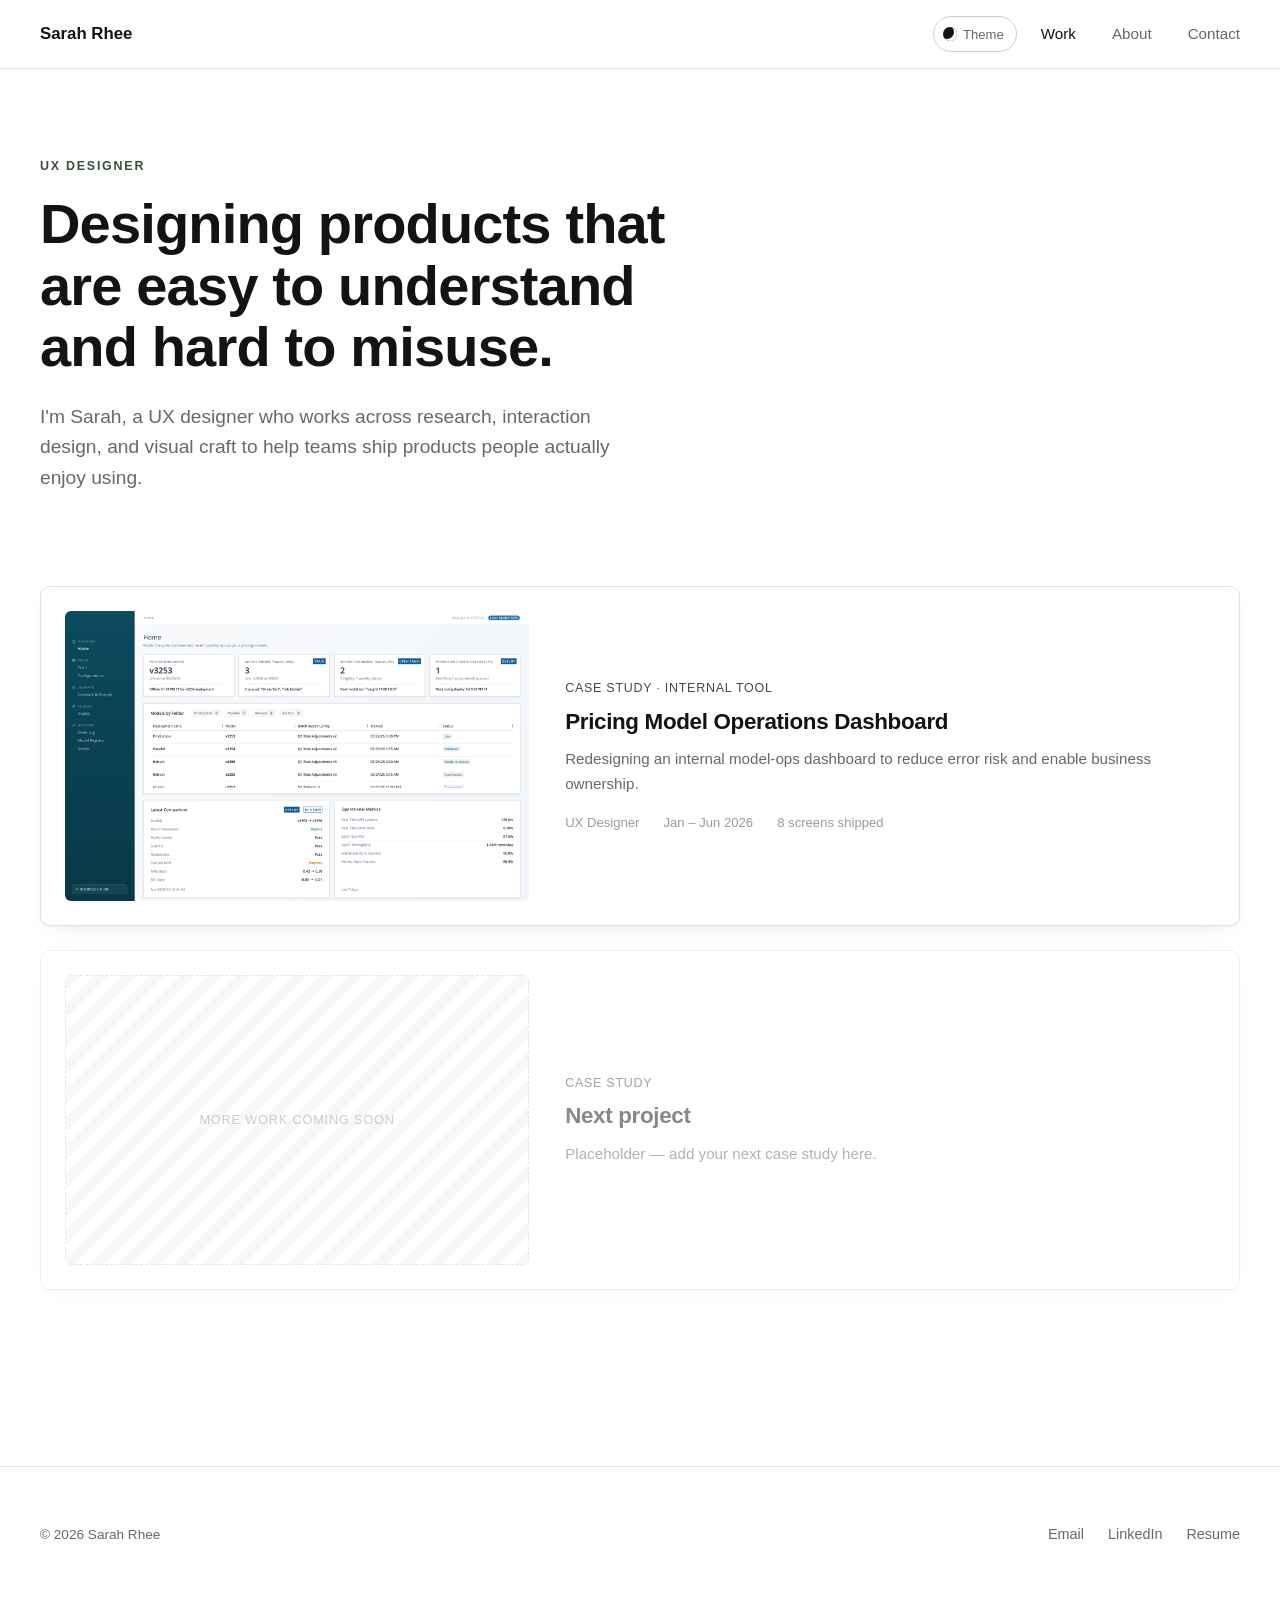
<file: index.html>
<!DOCTYPE html>
<html lang="en">
<head>
  <meta charset="UTF-8" />
  <meta name="viewport" content="width=device-width, initial-scale=1.0" />
  <meta name="color-scheme" content="light dark" />
  <title>Sarah Rhee — UX Designer</title>
  <meta name="description" content="Sarah Rhee is a UX designer focused on clear, usable, human-centered digital products." />
  <link rel="stylesheet" href="css/styles-editorial.css" />
</head>
<body>
  <a class="skip-link" href="#main">Skip to main content</a>

  <header class="site-header">
    <div class="wrap header-inner">
      <a href="index.html" class="logo">Sarah Rhee</a>
      <div class="header-right">
        <button type="button" class="theme-toggle" id="theme-toggle" aria-pressed="false">
          <span class="theme-toggle-icon" aria-hidden="true"></span>
          <span class="theme-toggle-label">Theme</span>
        </button>
        <button class="nav-toggle" aria-label="Toggle navigation" aria-expanded="false">
          <span></span><span></span><span></span>
        </button>
        <nav>
          <ul class="nav-links">
            <li><a href="index.html" class="active">Work</a></li>
            <li><a href="about.html">About</a></li>
            <li><a href="mailto:sarah.ys.rhee@gmail.com">Contact</a></li>
          </ul>
        </nav>
      </div>
    </div>
  </header>

  <main id="main">
    <div class="wrap">
      <section class="hero-page">
        <p class="eyebrow-accent">UX Designer</p>
        <h1>Designing products that are easy to understand and hard to misuse.</h1>
        <p class="subtitle">
          I'm Sarah, a UX designer who works across research, interaction design,
          and visual craft to help teams ship products people actually enjoy using.
        </p>
      </section>

      <section aria-labelledby="work-h">
        <h2 id="work-h" class="visually-hidden">Selected work</h2>
        <div class="work-list">
          <a href="work/pricing-model-dashboard.html" class="work-card reveal">
            <div class="work-card-media">
              <img src="work/img/home-real.png" alt="Redesigned Home / Overview screen of the pricing model operations dashboard" loading="lazy" />
            </div>
            <div>
              <p class="work-card-tag">Case Study · Internal Tool</p>
              <h3 class="work-card-title">Pricing Model Operations Dashboard</h3>
              <p class="work-card-desc">Redesigning an internal model-ops dashboard to reduce error risk and enable business ownership.</p>
              <div class="work-card-meta">
                <span>UX Designer</span>
                <span>Jan – Jun 2026</span>
                <span>8 screens shipped</span>
              </div>
            </div>
          </a>

          <div class="work-card reveal" style="opacity: 0.5; pointer-events: none;">
            <div class="work-card-media">
              <div class="placeholder">More work coming soon</div>
            </div>
            <div>
              <p class="work-card-tag">Case Study</p>
              <h3 class="work-card-title">Next project</h3>
              <p class="work-card-desc">Placeholder — add your next case study here.</p>
            </div>
          </div>
        </div>
      </section>
    </div>
  </main>

  <footer class="site-footer">
    <div class="wrap footer-row">
      <p class="copyright">&copy; <span id="year"></span> Sarah Rhee</p>
      <div class="footer-links">
        <a href="mailto:sarah.ys.rhee@gmail.com">Email</a>
        <a href="#">LinkedIn</a>
        <a href="#">Resume</a>
      </div>
    </div>
  </footer>

  <script src="js/main.js"></script>
</body>
</html>
</file>
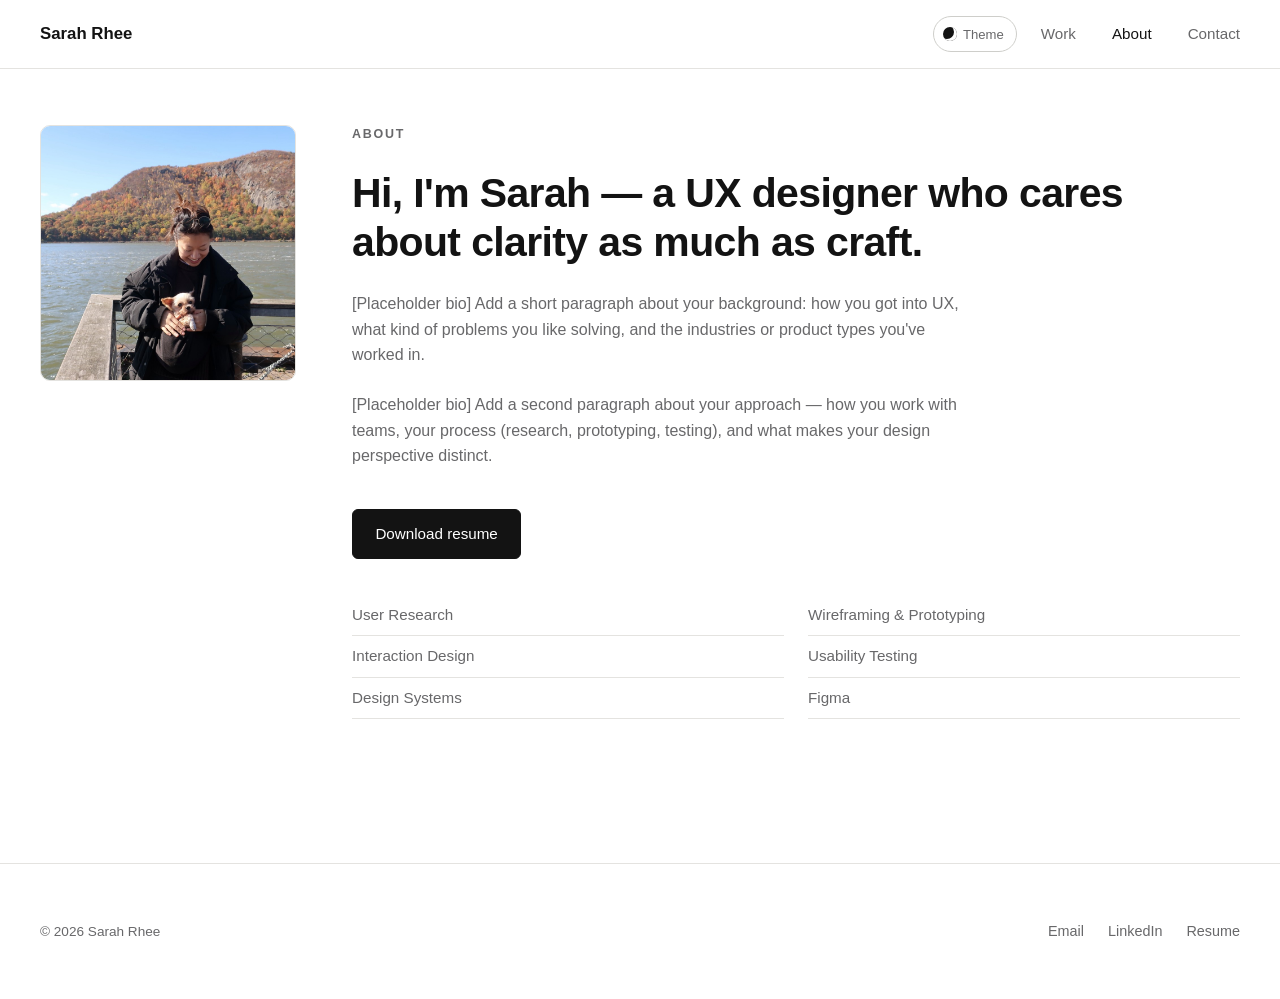
<file: about.html>
<!DOCTYPE html>
<html lang="en">
<head>
  <meta charset="UTF-8" />
  <meta name="viewport" content="width=device-width, initial-scale=1.0" />
  <meta name="color-scheme" content="light dark" />
  <title>About — Sarah Rhee</title>
  <meta name="description" content="About Sarah Rhee, UX designer." />
  <link rel="stylesheet" href="css/styles-editorial.css" />
</head>
<body>
  <a class="skip-link" href="#main">Skip to main content</a>

  <header class="site-header">
    <div class="wrap header-inner">
      <a href="index.html" class="logo">Sarah Rhee</a>
      <div class="header-right">
        <button type="button" class="theme-toggle" id="theme-toggle" aria-pressed="false">
          <span class="theme-toggle-icon" aria-hidden="true"></span>
          <span class="theme-toggle-label">Theme</span>
        </button>
        <button class="nav-toggle" aria-label="Toggle navigation" aria-expanded="false">
          <span></span><span></span><span></span>
        </button>
        <nav>
          <ul class="nav-links">
            <li><a href="index.html">Work</a></li>
            <li><a href="about.html" class="active">About</a></li>
            <li><a href="mailto:sarah.ys.rhee@gmail.com">Contact</a></li>
          </ul>
        </nav>
      </div>
    </div>
  </header>

  <main id="main">
    <div class="wrap">
      <section class="about-grid">
        <div class="about-photo">
          <img src="img/sarah.jpg" alt="Sarah Rhee smiling, holding her dog, with a fall mountain view behind her" width="900" height="900" />
        </div>

        <div class="about-bio">
          <p class="eyebrow-accent">About</p>
          <h1 style="font-size: clamp(1.9rem, 3.2vw, 2.6rem); margin: 0.5rem 0 1.5rem; line-height: 1.2;">
            Hi, I'm Sarah — a UX designer who cares about clarity as much as craft.
          </h1>
          <p>
            [Placeholder bio] Add a short paragraph about your background: how you got
            into UX, what kind of problems you like solving, and the industries or
            product types you've worked in.
          </p>
          <p>
            [Placeholder bio] Add a second paragraph about your approach — how you work
            with teams, your process (research, prototyping, testing), and what makes
            your design perspective distinct.
          </p>

          <a href="#" class="btn btn-primary" style="margin-top: 1rem;">Download resume</a>

          <ul class="skills-list">
            <li>User Research</li>
            <li>Wireframing &amp; Prototyping</li>
            <li>Interaction Design</li>
            <li>Usability Testing</li>
            <li>Design Systems</li>
            <li>Figma</li>
          </ul>
        </div>
      </section>
    </div>
  </main>

  <footer class="site-footer">
    <div class="wrap footer-row">
      <p class="copyright">&copy; <span id="year"></span> Sarah Rhee</p>
      <div class="footer-links">
        <a href="mailto:sarah.ys.rhee@gmail.com">Email</a>
        <a href="#">LinkedIn</a>
        <a href="#">Resume</a>
      </div>
    </div>
  </footer>

  <script src="js/main.js"></script>
</body>
</html>
</file>
<file: css/styles-editorial.css>
/* ---------------------------------------------
   Sarah Rhee — Editorial design system
   Used site-wide: home, about, case studies
--------------------------------------------- */

:root {
  --paper: #ffffff;
  --paper-raised: #ffffff;
  --paper-sunken: #f1f1ef;
  --ink: #131313;
  --ink-muted: #68686a;
  --ink-faint: #9a9a9b;
  --line: #e4e3e0;
  --line-strong: #cececa;
  --accent: #3f4f3d;
  --accent-ink: #ffffff;
  --accent-soft: #e9ede7;
  --good: #3f6b4c;
  --good-soft: #e4ede6;
  --warn: #8a6a1f;
  --warn-soft: #f2ecdc;
  --bad: #99392f;
  --bad-soft: #f3e4e1;
  --info: #3d5f78;
  --info-soft: #e4ecf1;

  --font-sans: -apple-system, BlinkMacSystemFont, "Helvetica Neue", "Inter", "Segoe UI", Helvetica, Arial, sans-serif;
  --font-mono: ui-monospace, "SF Mono", Menlo, Consolas, monospace;

  --space-1: 0.5rem;
  --space-2: 1rem;
  --space-3: 1.5rem;
  --space-4: 2.25rem;
  --space-5: 3.5rem;
  --space-6: 5.5rem;

  --max-width: 78rem;
  --radius: 6px;
  --radius-lg: 10px;

  --shadow-card: 0 1px 2px rgba(28, 26, 22, 0.04), 0 8px 24px -12px rgba(28, 26, 22, 0.12);
  color-scheme: light;
}

:root[data-theme="dark"] {
  --paper: #101010;
  --paper-raised: #191919;
  --paper-sunken: #0a0a0a;
  --ink: #f0f0ee;
  --ink-muted: #a3a3a1;
  --ink-faint: #6d6d6b;
  --line: #2b2b2a;
  --line-strong: #3c3c3a;
  --accent: #8fae87;
  --accent-ink: #101010;
  --accent-soft: #1e2620;
  --good: #8fbc9c;
  --good-soft: #1f2b22;
  --warn: #d1b06a;
  --warn-soft: #2c2517;
  --bad: #d99089;
  --bad-soft: #2e1e1c;
  --info: #8fb3cc;
  --info-soft: #1b2831;
  --shadow-card: 0 1px 2px rgba(0, 0, 0, 0.3), 0 12px 28px -14px rgba(0, 0, 0, 0.6);
  color-scheme: dark;
}

@media (prefers-color-scheme: dark) {
  :root:not([data-theme="light"]) {
    --paper: #101010;
    --paper-raised: #191919;
    --paper-sunken: #0a0a0a;
    --ink: #f0f0ee;
    --ink-muted: #a3a3a1;
    --ink-faint: #6d6d6b;
    --line: #2b2b2a;
    --line-strong: #3c3c3a;
    --accent: #8fae87;
    --accent-ink: #101010;
    --accent-soft: #1e2620;
    --good: #8fbc9c;
    --good-soft: #1f2b22;
    --warn: #d1b06a;
    --warn-soft: #2c2517;
    --bad: #d99089;
    --bad-soft: #2e1e1c;
    --info: #8fb3cc;
    --info-soft: #1b2831;
    --shadow-card: 0 1px 2px rgba(0, 0, 0, 0.3), 0 12px 28px -14px rgba(0, 0, 0, 0.6);
    color-scheme: dark;
  }
}

/* Reset */
*, *::before, *::after { box-sizing: border-box; }
html { scroll-behavior: smooth; }
body {
  margin: 0;
  font-family: var(--font-sans);
  color: var(--ink);
  background: var(--paper);
  line-height: 1.6;
  -webkit-font-smoothing: antialiased;
  transition: background 0.2s ease, color 0.2s ease;
}
img { max-width: 100%; height: auto; display: block; }
a { color: inherit; text-decoration: none; }
ul, ol { margin: 0; padding: 0; list-style: none; }
h1, h2, h3, h4 { margin: 0; font-family: var(--font-sans); font-weight: 600; letter-spacing: -0.015em; }
p { margin: 0; }
button { font: inherit; cursor: pointer; background: none; border: none; color: inherit; }
dl, dt, dd { margin: 0; }
table { border-collapse: collapse; width: 100%; }

.visually-hidden {
  position: absolute; width: 1px; height: 1px; overflow: hidden;
  clip: rect(0 0 0 0); white-space: nowrap; border: 0; padding: 0; margin: -1px;
}

.skip-link {
  position: absolute; left: -999px; top: 0; z-index: 100;
  background: var(--ink); color: var(--paper); padding: 0.75rem 1.25rem;
  border-radius: 0 0 var(--radius) 0;
}
.skip-link:focus { left: 0; }

.wrap { max-width: var(--max-width); margin: 0 auto; padding: 0 var(--space-3); }

/* ============ SITE HEADER (shared nav) ============ */
.site-header {
  position: sticky; top: 0; z-index: 50;
  background: color-mix(in srgb, var(--paper) 88%, transparent);
  backdrop-filter: blur(10px);
  border-bottom: 1px solid var(--line);
}
.header-inner, .site-header .wrap {
  display: flex; align-items: center; justify-content: space-between;
  height: 4.25rem;
}
.eyebrow {
  font-family: var(--font-sans); font-size: 0.78rem; text-transform: uppercase;
  letter-spacing: 0.09em; color: var(--ink-muted); margin: 0;
}
.logo { font-family: var(--font-sans); font-size: 1.05rem; font-weight: 600; }
.header-right { display: flex; align-items: center; gap: var(--space-3); }
.site-meta { font-size: 0.85rem; color: var(--ink-muted); margin: 0; }
.nav-links { display: flex; gap: var(--space-4); font-size: 0.95rem; }
.nav-links a { color: var(--ink-muted); transition: color 0.15s ease; }
.nav-links a:hover, .nav-links a.active { color: var(--ink); }

.theme-toggle {
  display: flex; align-items: center; gap: 0.4rem;
  border: 1px solid var(--line-strong); border-radius: 999px;
  padding: 0.4rem 0.75rem 0.4rem 0.55rem; font-size: 0.82rem; color: var(--ink-muted);
  transition: border-color 0.15s ease, color 0.15s ease;
}
.theme-toggle:hover { color: var(--ink); border-color: var(--accent); }
.theme-toggle-icon {
  width: 14px; height: 14px; border-radius: 50%;
  background: var(--ink);
  box-shadow: inset -3px -2px 0 var(--paper);
}
.theme-toggle[aria-pressed="true"] .theme-toggle-icon {
  box-shadow: none; background: var(--accent);
}

.nav-toggle {
  display: none; flex-direction: column; gap: 5px; padding: var(--space-1);
}
.nav-toggle span { width: 20px; height: 1.5px; background: var(--ink); display: block; }

/* ============ CASE STUDY HERO (clean editorial, no boxes) ============ */
.case-hero { padding: var(--space-6) 0 var(--space-3); }
.eyebrow-accent {
  font-size: 0.78rem; text-transform: uppercase; letter-spacing: 0.14em;
  color: var(--accent); margin: 0; font-weight: 600;
}
.case-hero h1 {
  font-size: clamp(2.5rem, 5vw, 4.25rem); line-height: 1.04; font-weight: 600;
  letter-spacing: -0.02em; margin-top: 0.9rem; max-width: 44rem;
}
.subtitle { font-size: 1.2rem; color: var(--ink-muted); max-width: 36rem; margin-top: 1.1rem; }

.case-meta-row {
  display: flex; flex-wrap: wrap; gap: var(--space-4);
  margin-top: var(--space-4); padding-top: var(--space-3); border-top: 1px solid var(--line);
}
.case-meta-row dt {
  font-size: 0.72rem; text-transform: uppercase; letter-spacing: 0.08em;
  color: var(--ink-faint); margin-bottom: 0.25rem;
}
.case-meta-row dd { font-size: 0.95rem; color: var(--ink); }
.case-meta-row .status-dot {
  display: inline-block; width: 6px; height: 6px; border-radius: 50%;
  background: var(--good); margin-right: 0.4rem;
}

.case-hero-image { margin: var(--space-5) 0; }
.case-hero-image img { width: 100%; border: 1px solid var(--line); }
.case-hero-image figcaption { margin-top: var(--space-2); font-size: 0.85rem; color: var(--ink-muted); }

.case-stats-row {
  display: grid; grid-template-columns: repeat(3, 1fr); gap: var(--space-4);
  padding: var(--space-4) 0 var(--space-5);
  border-top: 1px solid var(--line); border-bottom: 1px solid var(--line);
}
.case-stats-row li { padding-left: var(--space-3); border-left: 1px solid var(--line); }
.case-stats-row li:first-child { padding-left: 0; border-left: none; }
.case-stats-row .num {
  display: block; font-size: 1.05rem; font-weight: 600; color: var(--ink); margin-bottom: 0.5rem;
  letter-spacing: -0.01em;
}
.case-stats-row .desc { font-size: 0.87rem; color: var(--ink-muted); line-height: 1.55; }

/* ============ SUMMARY PANEL ============ */
.summary { padding: var(--space-4) 0; border-top: 1px solid var(--line); border-bottom: 1px solid var(--line); }
.summary-grid { display: grid; grid-template-columns: repeat(4, 1fr); gap: var(--space-4); }
.summary-item dt {
  font-family: var(--font-sans); font-size: 1rem; color: var(--ink); margin-bottom: 0.4rem;
}
.summary-item dd { font-size: 0.88rem; color: var(--ink-muted); }
.summary-footnote { font-size: 0.8rem; color: var(--ink-faint); margin-top: var(--space-3); }

/* ============ LAYOUT: TOC + CONTENT ============ */
.layout { display: grid; grid-template-columns: 14rem 1fr; gap: var(--space-5); padding-top: var(--space-5); align-items: start; }

.toc-mobile { display: none; }
.toc-mobile summary {
  cursor: pointer; font-size: 0.9rem; padding: var(--space-2);
  border: 1px solid var(--line); border-radius: var(--radius); margin-bottom: var(--space-3);
}
.toc-mobile nav ol { padding: var(--space-2) 0 0 var(--space-2); display: grid; gap: 0.5rem; }
.toc-mobile nav a { font-size: 0.9rem; color: var(--ink-muted); }

.toc-desktop { position: sticky; top: 6rem; align-self: start; }
.toc-title {
  font-size: 0.76rem; text-transform: uppercase; letter-spacing: 0.07em;
  color: var(--ink-faint); margin-bottom: var(--space-2);
}
.toc-desktop ol { display: grid; gap: 0.65rem; border-left: 1px solid var(--line); }
.toc-desktop a {
  display: block; font-size: 0.9rem; color: var(--ink-muted); padding: 0.1rem 0 0.1rem 0.9rem;
  border-left: 2px solid transparent; margin-left: -1px; transition: color 0.15s ease, border-color 0.15s ease;
}
.toc-desktop a:hover { color: var(--ink); }
.toc-desktop a[aria-current] { color: var(--accent); border-left-color: var(--accent); font-weight: 600; }

.content { min-width: 0; }

/* ============ SECTIONS ============ */
.section { padding-bottom: var(--space-6); scroll-margin-top: 6rem; }
.content p, .content li, .content dd, .content blockquote { max-width: 42rem; }
.section h2 { font-size: 1.6rem; margin-bottom: var(--space-2); }
.section h3 { font-size: 1.15rem; margin: var(--space-3) 0 0.75rem; }
.section p { color: var(--ink-muted); margin-bottom: var(--space-2); }
.tldr {
  font-size: 1.08rem; color: var(--ink); font-family: var(--font-sans);
  border-left: 3px solid var(--accent); padding-left: var(--space-2); margin-bottom: var(--space-3);
}
.phase { font-size: 0.8rem; color: var(--ink-faint); font-family: var(--font-sans); font-weight: 400; margin-left: 0.5rem; }

/* Attribution (model vs UX) */
.attribution { display: grid; grid-template-columns: 1fr 1fr; gap: var(--space-4); margin: var(--space-3) 0 var(--space-4); }
.attribution-col { background: var(--paper-raised); border: 1px solid var(--line); border-radius: var(--radius-lg); padding: var(--space-3); }
.attribution-col h3 { margin-top: 0; font-size: 0.95rem; text-transform: uppercase; letter-spacing: 0.06em; color: var(--ink-faint); }
.big-metric { font-family: var(--font-sans); font-size: 2rem; color: var(--accent); margin: 0.3rem 0; }
.muted { color: var(--ink-faint); font-size: 0.85rem; }
.clean-list { display: grid; gap: 0.5rem; margin: 0.5rem 0; }
.clean-list li { font-size: 0.95rem; color: var(--ink); padding-left: 1rem; position: relative; }
.clean-list li::before { content: "–"; position: absolute; left: 0; color: var(--accent); }

.proofs-h { font-size: 1rem; text-transform: uppercase; letter-spacing: 0.05em; color: var(--ink-faint); }
.proofs { display: grid; gap: var(--space-3); }
.proof { border-top: 1px solid var(--line); padding-top: var(--space-2); }
.proof-claim { font-family: var(--font-sans); font-size: 1.1rem; color: var(--ink); margin-bottom: 0.3rem; }
.proof-evidence { color: var(--ink-muted); }
.proof-artifact a { color: var(--accent); font-size: 0.9rem; }
.proof-artifact a:hover { text-decoration: underline; }

/* ============ HANDOFF DIAGRAM ============ */
.diagram-figure { margin: var(--space-3) 0; }
.handoff-diagram { display: grid; grid-template-columns: 1fr 1fr; gap: var(--space-3); }
.handoff-lane { border-radius: var(--radius-lg); padding: var(--space-3); border: 1px solid var(--line); }
.handoff-before { background: var(--bad-soft); }
.handoff-after { background: var(--good-soft); }
.handoff-lane-title { font-family: var(--font-sans); font-size: 1rem; margin-bottom: var(--space-2); display: flex; align-items: center; gap: 0.5rem; }
.ba-tag {
  font-size: 0.7rem; text-transform: uppercase; letter-spacing: 0.05em; font-weight: 700;
  padding: 0.15rem 0.5rem; border-radius: 999px;
}
.ba-before { background: var(--bad); color: #fff; }
.ba-after { background: var(--good); color: #fff; }
.handoff-steps { display: flex; flex-direction: column; gap: 0.4rem; font-size: 0.9rem; }
.handoff-steps li { color: var(--ink); }
.handoff-arrow { color: var(--ink-faint); font-size: 0.8rem; padding-left: 0.2rem; }
.handoff-guard { color: var(--accent); font-size: 0.82rem; font-style: italic; }
.handoff-note { margin-top: var(--space-2); font-size: 0.85rem; color: var(--ink-muted); }
figcaption { font-size: 0.85rem; color: var(--ink-muted); margin-top: var(--space-2); }

.mechanism { display: grid; gap: var(--space-2); margin-top: var(--space-3); }
.mechanism > div { border-top: 1px solid var(--line); padding-top: var(--space-2); }
.mechanism dt { font-family: var(--font-sans); font-size: 1rem; margin-bottom: 0.25rem; }
.mechanism dd { color: var(--ink-muted); }

/* ============ NUGGETS / CALLOUTS ============ */
.nugget-label {
  font-size: 0.78rem; text-transform: uppercase; letter-spacing: 0.06em; color: var(--ink-faint);
  margin-bottom: var(--space-1);
}
.nugget-grid { display: grid; grid-template-columns: repeat(2, 1fr); gap: var(--space-2); margin: var(--space-2) 0 var(--space-3); }
.nugget-card {
  background: var(--paper-raised); border: 1px solid var(--line); border-radius: var(--radius);
  padding: var(--space-2) var(--space-3); font-size: 0.9rem; color: var(--ink-muted);
}
.nugget-card strong { display: block; color: var(--ink); font-family: var(--font-sans); font-size: 1rem; margin-bottom: 0.2rem; }
.nugget {
  border-left: 3px solid var(--accent); background: var(--accent-soft);
  padding: var(--space-3); border-radius: 0 var(--radius) var(--radius) 0;
  margin: var(--space-3) 0; font-family: var(--font-sans); font-size: 1.05rem;
}
.nugget p { color: var(--ink); margin-bottom: 0; }
.nugget p + p { margin-top: 0.5rem; }
.callout {
  background: var(--info-soft); border: 1px solid var(--line); border-radius: var(--radius);
  padding: var(--space-3); font-size: 0.92rem; color: var(--ink);
}
q { font-style: italic; }

/* ============ DETAILS / MORE ============ */
.more { margin: var(--space-3) 0; border-top: 1px solid var(--line); padding-top: var(--space-2); }
.more summary {
  cursor: pointer; list-style: none; display: flex; align-items: center; gap: 0.5rem;
  color: var(--accent); font-size: 0.92rem;
}
.more summary::-webkit-details-marker { display: none; }
.more summary::before { content: "+"; font-weight: 700; }
.more[open] summary::before { content: "–"; }
.more-label { text-decoration: underline; text-underline-offset: 3px; }
.more > *:not(summary) { margin-top: var(--space-3); }
.more details { margin: var(--space-2) 0; border-left: 2px solid var(--line); padding-left: var(--space-2); }
.more details summary { color: var(--ink-muted); }

/* ============ FIGURES ============ */
.figure-zoom { margin: var(--space-3) 0; }
.figure-zoom img { border-radius: var(--radius-lg); border: 1px solid var(--line); }
.figure-zoom figcaption a { color: var(--accent); }

/* ============ IA FLOW ============ */
.ia-flow { display: grid; grid-template-columns: repeat(4, 1fr); gap: var(--space-2); }
.ia-phase {
  background: var(--paper-raised); border: 1px solid var(--line); border-top: 3px solid var(--accent);
  border-radius: var(--radius); padding: var(--space-2);
}
.ia-phase-name { font-family: var(--font-sans); font-size: 1.05rem; margin-bottom: 0.2rem; }
.ia-phase-desc { font-size: 0.82rem; color: var(--ink-muted); margin-bottom: 0.6rem; }
.ia-screens { display: grid; gap: 0.3rem; }
.ia-screens li { font-size: 0.85rem; color: var(--ink); padding: 0.2rem 0.5rem; background: var(--paper-sunken); border-radius: 4px; }

/* ============ STATES STRIP ============ */
.states-strip { display: grid; grid-template-columns: repeat(3, 1fr); gap: var(--space-2); margin: var(--space-2) 0; }
.state { border-radius: var(--radius); padding: var(--space-2); border: 1px solid var(--line); background: var(--paper-raised); }
.state-tag { display: inline-block; font-size: 0.72rem; text-transform: uppercase; letter-spacing: 0.05em; font-weight: 700; padding: 0.15rem 0.5rem; border-radius: 999px; margin-bottom: 0.5rem; }
.state-empty .state-tag { background: var(--paper-sunken); color: var(--ink-faint); }
.state-valid .state-tag { background: var(--good-soft); color: var(--good); }
.state-error .state-tag { background: var(--bad-soft); color: var(--bad); }
.state-input {
  display: block; font-family: var(--font-mono); font-size: 0.85rem; background: var(--paper-sunken);
  border: 1px solid var(--line); border-radius: 4px; padding: 0.4rem 0.6rem; margin-bottom: 0.5rem;
}
.state-help { display: block; font-size: 0.82rem; color: var(--ink-muted); }

/* ============ SCREENS GALLERY ============ */
.screens-gallery { display: grid; grid-template-columns: repeat(2, 1fr); gap: var(--space-3); margin-top: var(--space-3); }
.screens-gallery figure { margin: 0; }
.screens-gallery img { border-radius: var(--radius-lg); border: 1px solid var(--line); }
.screens-gallery figcaption { font-size: 0.85rem; color: var(--ink-muted); margin-top: 0.5rem; }
.zoomable { display: block; width: 100%; border-radius: var(--radius-lg); overflow: hidden; }
.zoomable img { transition: transform 0.25s ease; }
.zoomable:hover img { transform: scale(1.015); }

/* ============ BEFORE / AFTER ============ */
.beforeafter { display: grid; grid-template-columns: 1fr 1fr; gap: var(--space-3); margin: var(--space-3) 0; }
.beforeafter figure { margin: 0; }
.beforeafter img { border-radius: var(--radius-lg); border: 1px solid var(--line); }
.beforeafter figcaption { font-size: 0.85rem; color: var(--ink-muted); margin-top: 0.5rem; }

/* ============ REJECT VISUAL (SVG comparison) ============ */
.reject-visual { display: grid; grid-template-columns: 1fr auto 1fr; gap: var(--space-3); align-items: center; margin: var(--space-3) 0; }
.reject-panel { text-align: center; }
.reject-cap { font-size: 0.85rem; color: var(--ink-muted); margin-bottom: 0.5rem; }
.reject-arrow { font-size: 1.5rem; color: var(--accent); }
.rv-svg { width: 100%; height: auto; background: var(--paper-raised); border: 1px solid var(--line); border-radius: var(--radius); }
.rv-card { fill: var(--paper-raised); stroke: var(--line-strong); stroke-width: 1; }
.rv-label { fill: var(--ink-faint); }
.rv-field { fill: var(--paper-sunken); stroke: var(--line); stroke-width: 0.75; }
.rv-scroll-track { fill: var(--paper-sunken); }
.rv-scroll-thumb { fill: var(--line-strong); }
.rv-reject-x line { stroke: var(--bad); stroke-width: 2.5; opacity: 0.55; }
.rv-header { fill: var(--paper-sunken); }
.rv-frame { fill: none; stroke: var(--line-strong); stroke-width: 1; }
.rv-line { stroke: var(--line); stroke-width: 0.75; }
.rv-hcell { fill: var(--ink-faint); }
.rv-val { fill: var(--ink-muted); }
.rv-cell-active { fill: var(--accent-soft); stroke: var(--accent); stroke-width: 1; }
.rv-caret { stroke: var(--accent); stroke-width: 1.5; }

/* ============ GENERIC DIAGRAM SVGS (current-state flow, scope sketch, config-before) ============ */
.diagram-svg { width: 100%; height: auto; background: var(--paper-raised); border: 1px solid var(--line); border-radius: var(--radius-lg); }
.diagram-box { fill: var(--paper-sunken); stroke: var(--line-strong); stroke-width: 1.25; }
.diagram-box-accent { fill: var(--accent-soft); stroke: var(--accent); stroke-width: 1.25; }
.diagram-box-title { fill: var(--ink); font-family: var(--font-sans); }
.diagram-box-desc { fill: var(--ink-muted); font-family: var(--font-sans); }
.diagram-arrow { stroke: var(--ink-faint); stroke-width: 1.5; fill: none; marker-end: url(#arrowhead); }
.diagram-loop-tag { fill: var(--accent); font-family: var(--font-sans); font-weight: 700; letter-spacing: 0.04em; }
.diagram-arrowhead { fill: var(--ink-faint); }

.sketch-box { fill: none; stroke: var(--ink-muted); stroke-width: 1.75; stroke-linejoin: round; stroke-linecap: round; }
.sketch-label { fill: var(--ink); font-family: var(--font-sans); }
.sketch-note { fill: var(--ink-faint); font-family: var(--font-sans); font-style: italic; }
.sketch-arrow { stroke: var(--accent); stroke-width: 1.75; fill: none; stroke-linecap: round; }
.sketch-scribble { stroke: var(--ink-faint); stroke-width: 1.25; fill: none; opacity: 0.6; }

.grid-header { fill: var(--good-soft); stroke: var(--line-strong); stroke-width: 1; }
.grid-cell { fill: var(--paper-raised); stroke: var(--line); stroke-width: 0.75; }
.grid-cell-val { fill: var(--ink-faint); }
.grid-label { fill: var(--ink-muted); font-family: var(--font-sans); }
.upload-path { stroke: var(--bad); stroke-width: 1.5; stroke-dasharray: 4 3; fill: none; }
.upload-box { fill: var(--paper-sunken); stroke: var(--line-strong); stroke-width: 1.25; }

/* ============ TABLES ============ */
.table-scroll { overflow-x: auto; margin: var(--space-3) 0; border: 1px solid var(--line); border-radius: var(--radius-lg); }
table { font-size: 0.9rem; }
caption { text-align: left; padding: var(--space-2); font-size: 0.85rem; color: var(--ink-muted); border-bottom: 1px solid var(--line); }
th, td { text-align: left; padding: 0.75rem var(--space-2); border-bottom: 1px solid var(--line); vertical-align: top; }
thead th { font-size: 0.78rem; text-transform: uppercase; letter-spacing: 0.05em; color: var(--ink-faint); background: var(--paper-sunken); }
tbody th { font-weight: 500; color: var(--ink); white-space: nowrap; }
tbody tr:last-child td, tbody tr:last-child th { border-bottom: none; }

/* ============ TRADEOFFS ============ */
.tradeoffs { display: grid; gap: var(--space-3); }
.tradeoffs li { border-top: 1px solid var(--line); padding-top: var(--space-2); }
.tradeoff-label {
  font-size: 0.72rem; text-transform: uppercase; letter-spacing: 0.06em; color: var(--ink-faint);
  margin-right: 0.5rem;
}
.tradeoff-constraint { margin-bottom: 0.3rem; color: var(--ink); }
.tradeoff-response { color: var(--ink-muted); }

/* ============ FOOTER ============ */
.site-footer { border-top: 1px solid var(--line); margin-top: var(--space-6); padding: var(--space-5) 0; }
.redactions { max-width: 42rem; margin-bottom: var(--space-4); }
.redactions h2 { font-size: 1rem; margin-bottom: 0.5rem; }
.redactions p { font-size: 0.85rem; color: var(--ink-muted); }
.colophon { font-size: 0.82rem; color: var(--ink-faint); }
.footer-row { display: flex; align-items: center; justify-content: space-between; flex-wrap: wrap; gap: var(--space-2); }
.footer-links { display: flex; gap: var(--space-3); font-size: 0.9rem; color: var(--ink-muted); }
.footer-links a:hover { color: var(--ink); }
.copyright { font-size: 0.85rem; color: var(--ink-muted); }

/* ============ LIGHTBOX ============ */
.lightbox {
  position: fixed; inset: 0; z-index: 200;
  background: color-mix(in srgb, var(--ink) 88%, transparent);
  display: flex; align-items: center; justify-content: center;
  padding: var(--space-4);
  opacity: 0; pointer-events: none; transition: opacity 0.2s ease;
}
.lightbox[aria-hidden="false"] { opacity: 1; pointer-events: auto; }
.lightbox-figure { max-width: 90vw; max-height: 85vh; margin: 0; display: flex; flex-direction: column; gap: var(--space-2); }
.lightbox-figure img { max-height: 78vh; width: auto; border-radius: var(--radius); }
.lightbox-figure figcaption { color: var(--paper); font-size: 0.9rem; text-align: center; }
.lightbox-close, .lightbox-nav {
  position: absolute; background: rgba(255,255,255,0.1); color: #fff; border-radius: 999px;
  width: 2.75rem; height: 2.75rem; display: flex; align-items: center; justify-content: center;
  font-size: 1.5rem; transition: background 0.15s ease;
}
.lightbox-close { top: var(--space-3); right: var(--space-3); }
.lightbox-prev { left: var(--space-3); top: 50%; transform: translateY(-50%); }
.lightbox-next { right: var(--space-3); top: 50%; transform: translateY(-50%); }
.lightbox-close:hover, .lightbox-nav:hover { background: rgba(255,255,255,0.22); }

/* ============ HOME / ABOUT PAGE ADDITIONS ============ */
.hero-page { padding: var(--space-6) 0 var(--space-5); }
.hero-page .eyebrow-accent { margin-bottom: var(--space-2); display: block; }
.hero-page h1 { font-size: clamp(2.25rem, 4.5vw, 3.5rem); line-height: 1.1; max-width: 40rem; }
.hero-page .subtitle { margin-top: var(--space-3); font-size: 1.2rem; max-width: 36rem; }

.work-list { display: grid; gap: var(--space-3); padding: var(--space-4) 0 var(--space-6); }
.work-card {
  display: grid; grid-template-columns: 1fr 1.4fr; gap: var(--space-4);
  background: var(--paper-raised); border: 1px solid var(--line); border-radius: var(--radius-lg);
  box-shadow: var(--shadow-card); padding: var(--space-3); align-items: center;
  transition: transform 0.2s ease, box-shadow 0.2s ease;
}
.work-card:hover { transform: translateY(-2px); }
.work-card-media { border-radius: var(--radius); overflow: hidden; aspect-ratio: 16/10; }
.work-card-media img { width: 100%; height: 100%; object-fit: cover; }
.work-card-tag { font-size: 0.78rem; text-transform: uppercase; letter-spacing: 0.06em; color: var(--accent); margin-bottom: 0.3rem; }
.work-card-title { font-family: var(--font-sans); font-size: 1.4rem; margin-bottom: 0.5rem; }
.work-card-desc { color: var(--ink-muted); font-size: 0.95rem; }
.work-card-meta { display: flex; gap: var(--space-3); margin-top: var(--space-2); font-size: 0.82rem; color: var(--ink-faint); }

.about-grid { display: grid; grid-template-columns: 16rem 1fr; gap: var(--space-5); align-items: start; padding: var(--space-5) 0; }
.about-photo { aspect-ratio: 1; border-radius: var(--radius-lg); overflow: hidden; border: 1px solid var(--line); max-width: 16rem; }
.about-photo img { width: 100%; height: 100%; object-fit: cover; }
.about-bio p { margin-bottom: var(--space-3); color: var(--ink-muted); max-width: 38rem; }
.skills-list { display: grid; grid-template-columns: repeat(2, 1fr); gap: 0 var(--space-3); margin-top: var(--space-4); }
.skills-list li { font-size: 0.95rem; padding: var(--space-1) 0; border-bottom: 1px solid var(--line); color: var(--ink-muted); }

.btn {
  display: inline-flex; align-items: center; gap: 0.4rem; padding: 0.75rem 1.4rem;
  border-radius: var(--radius); font-size: 0.95rem; border: 1px solid var(--ink);
  transition: background 0.15s ease, color 0.15s ease;
}
.btn:hover { background: var(--ink); color: var(--paper); }
.btn-primary { background: var(--ink); color: var(--paper); }
.btn-primary:hover { background: var(--accent); border-color: var(--accent); }

.placeholder {
  width: 100%; height: 100%; display: flex; align-items: center; justify-content: center;
  background: repeating-linear-gradient(135deg, var(--paper-sunken), var(--paper-sunken) 10px, var(--paper-raised) 10px, var(--paper-raised) 20px);
  color: var(--ink-faint); font-size: 0.8rem; text-transform: uppercase; letter-spacing: 0.06em;
  border: 1px dashed var(--line-strong);
}

.reveal { opacity: 0; transform: translateY(14px); transition: opacity 0.6s ease, transform 0.6s ease; }
.reveal.is-visible { opacity: 1; transform: translateY(0); }
@media (prefers-reduced-motion: reduce) {
  .reveal { opacity: 1; transform: none; transition: none; }
  html { scroll-behavior: auto; }
}

/* ============ RESPONSIVE ============ */
@media (max-width: 960px) {
  .case-stats-row { grid-template-columns: 1fr; }
  .case-stats-row li { padding-left: 0; border-left: none; padding-top: var(--space-3); border-top: 1px solid var(--line); }
  .case-stats-row li:first-child { padding-top: 0; border-top: none; }
  .summary-grid { grid-template-columns: repeat(2, 1fr); }
  .layout { grid-template-columns: 1fr; }
  .toc-desktop { display: none; }
  .toc-mobile { display: block; }
  .attribution { grid-template-columns: 1fr; }
  .nugget-grid { grid-template-columns: 1fr; }
  .ia-flow { grid-template-columns: repeat(2, 1fr); }
  .states-strip { grid-template-columns: 1fr; }
  .screens-gallery { grid-template-columns: 1fr; }
  .beforeafter { grid-template-columns: 1fr; }
  .reject-visual { grid-template-columns: 1fr; }
  .reject-arrow { transform: rotate(90deg); }
  .work-card { grid-template-columns: 1fr; }
  .about-grid { grid-template-columns: 1fr; }
}

@media (max-width: 640px) {
  .header-right .site-meta { display: none; }
  .header-right { position: relative; }
  .nav-toggle { display: flex; }
  .nav-links {
    display: none; position: absolute; top: 100%; right: 0; margin-top: 0.75rem;
    flex-direction: column; gap: var(--space-2); background: var(--paper-raised);
    border: 1px solid var(--line); border-radius: var(--radius); box-shadow: var(--shadow-card);
    padding: var(--space-2) var(--space-3); min-width: 10rem; z-index: 60;
  }
  .nav-links.is-open { display: flex; }
  .summary-grid { grid-template-columns: 1fr; }
  .handoff-diagram { grid-template-columns: 1fr; }
  .skills-list { grid-template-columns: 1fr; }
}
</file>
